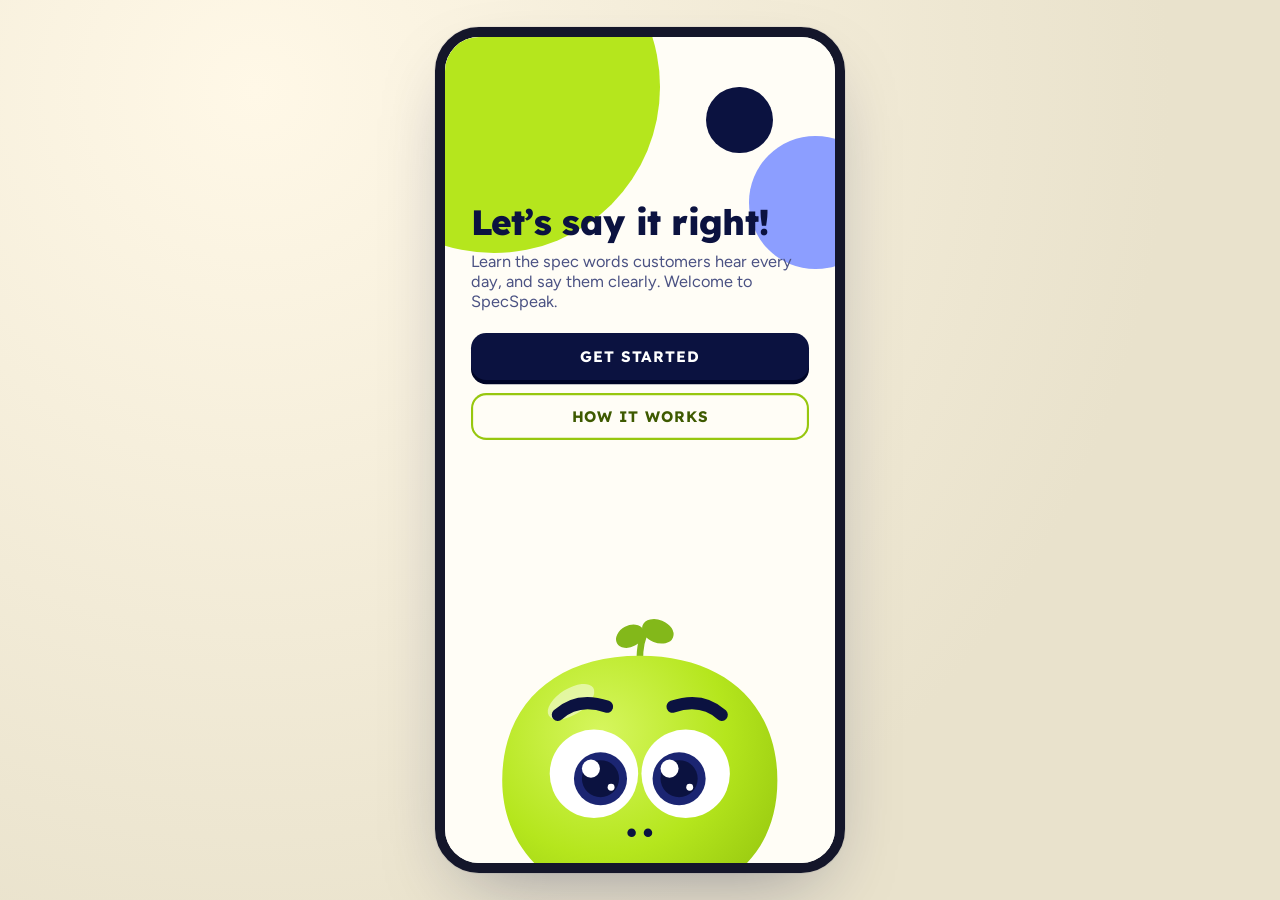
<file: index.html>
<!doctype html>
<html lang="en">
<head>
<meta charset="utf-8">
<meta name="viewport" content="width=device-width,initial-scale=1,viewport-fit=cover">
<title>SpecSpeak</title>
<meta name="description" content="SpecSpeak: learn to say every Acer spec word right. A prototype training game for Acer APCs.">
<meta name="theme-color" content="#FFF8E7">
<meta name="color-scheme" content="only light">
<meta name="apple-mobile-web-app-capable" content="yes">
<meta name="mobile-web-app-capable" content="yes">
<meta name="apple-mobile-web-app-title" content="SpecSpeak">
<meta name="apple-mobile-web-app-status-bar-style" content="default">
<link rel="manifest" href="manifest.webmanifest">
<link rel="icon" type="image/png" sizes="192x192" href="icons/icon-192.png">
<link rel="apple-touch-icon" href="icons/apple-touch-icon.png">
<link rel="preconnect" href="https://fonts.googleapis.com">
<link rel="preconnect" href="https://fonts.gstatic.com" crossorigin>
<link rel="stylesheet" href="https://fonts.googleapis.com/css2?family=Lexend:wght@400;500;600;700;800&family=Figtree:wght@400;500;600;700&family=Hind:wght@500;600&display=swap">
<link rel="stylesheet" href="styles.css">
<link rel="stylesheet" href="arcade/arcade.css">
</head>
<body>
<div id="app" class="app"></div>
<div id="toast" class="toast" role="status" aria-live="polite"></div>
<noscript><p style="padding:24px;font-family:sans-serif">SpecSpeak needs JavaScript turned on.</p></noscript>
<script src="chars.js"></script>
<script src="data.js"></script>
<script src="lms.js"></script>
<script src="speech.js"></script>
<script src="arcade/kit.js"></script>
<script src="arcade/content.js"></script>
<script src="arcade/engine.js"></script>
<script src="arcade/games/g18_superlau.js"></script>
<script src="arcade/games/g19_blockbump.js"></script>
<script src="arcade/games/g20_lagking.js"></script>
<script src="arcade/games/g21_specstack.js"></script>
<script src="arcade/games/g22_laujump.js"></script>
<script src="arcade/games/g23_echoinvaders.js"></script>
<script src="app.js"></script>
</body>
</html>
</file>
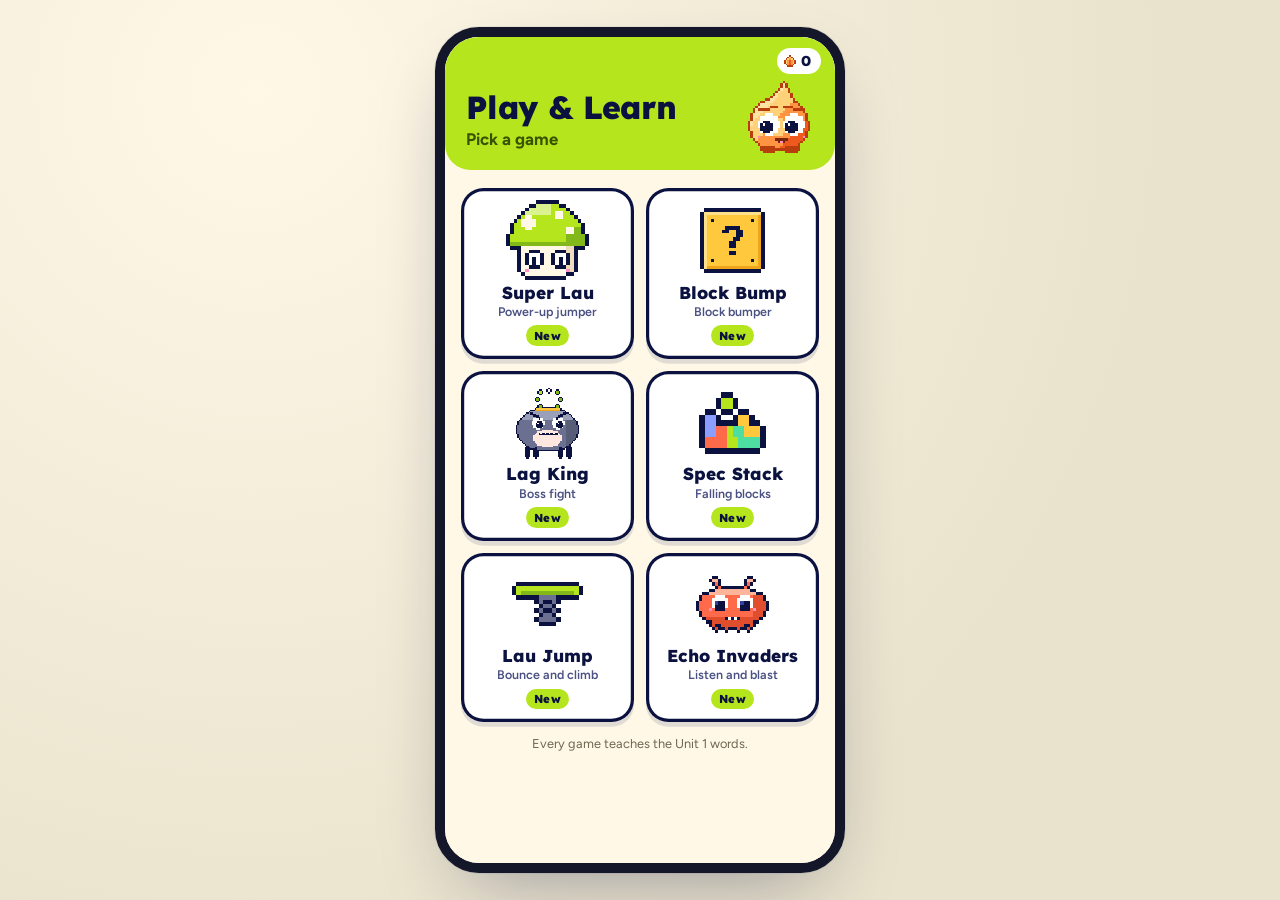
<file: play.html>
<!doctype html>
<html lang="en">
<head>
<meta charset="utf-8">
<meta name="viewport" content="width=device-width,initial-scale=1,viewport-fit=cover">
<title>SpecSpeak Play &amp; Learn</title>
<meta name="description" content="SpecSpeak Play &amp; Learn: six short pixel games that teach the Unit 1 spec words. A prototype for Acer APCs.">
<meta name="theme-color" content="#FFF8E7">
<meta name="color-scheme" content="only light">
<meta name="apple-mobile-web-app-capable" content="yes">
<meta name="mobile-web-app-capable" content="yes">
<meta name="apple-mobile-web-app-title" content="SpecSpeak Play">
<meta name="apple-mobile-web-app-status-bar-style" content="default">
<link rel="icon" type="image/png" sizes="192x192" href="icons/icon-192.png">
<link rel="apple-touch-icon" href="icons/apple-touch-icon.png">
<link rel="preconnect" href="https://fonts.googleapis.com">
<link rel="preconnect" href="https://fonts.gstatic.com" crossorigin>
<link rel="stylesheet" href="https://fonts.googleapis.com/css2?family=Lexend:wght@400;500;600;700;800&family=Figtree:wght@400;500;600;700&family=Hind:wght@500;600&display=swap">
<link rel="stylesheet" href="styles.css">
<link rel="stylesheet" href="arcade/arcade.css">
<!-- play.html: the games list is the first screen, so it has no Back button -->
<style>.ss-play .arc-hub [data-arc-back]{visibility:hidden}</style>
</head>
<body>
<div id="app" class="app"></div>
<div id="toast" class="toast" role="status" aria-live="polite"></div>
<noscript><p style="padding:24px;font-family:sans-serif">SpecSpeak needs JavaScript turned on.</p></noscript>
<script src="chars.js"></script>
<script src="data.js"></script>
<script src="lms.js"></script>
<script src="speech.js?v=play3"></script>
<script src="arcade/kit.js"></script>
<script src="arcade/content.js"></script>
<script src="arcade/engine.js?v=play3"></script>
<script src="arcade/games/g18_superlau.js"></script>
<script src="arcade/games/g19_blockbump.js"></script>
<script src="arcade/games/g20_lagking.js?v=play3"></script>
<script src="arcade/games/g21_specstack.js"></script>
<script src="arcade/games/g22_laujump.js"></script>
<script src="arcade/games/g23_echoinvaders.js"></script>
<script>window.SS_PLAY = true;   /* Play & Learn only: see the top of app.js */</script>
<!-- ?v=… makes phones fetch the app.js that knows SS_PLAY, never an older copy kept in the browser cache -->
<script src="app.js?v=play3"></script>
</body>
</html>
</file>
<file: styles.css>
/* SpecSpeak prototype — the game UI from the pitch, as a full-screen phone app.
   Palette and type follow the five Pinterest references (Plopp lime/cream/navy, DOJU soft 3D, streak peach). */
:root{
  --cream:#FFF8E7; --paper:#FFFDF6; --white:#FFFFFF; --ink:#0B1240; --ink2:#4B5283; --mute:#6E6750;
  --line:#ECE5D3; --line2:#DCD3BC; --track:#EEE8D6;
  --lime:#B5E61D; --lime-dk:#83B81A; --lime-sh:#97C70F; --lime-soft:#F1FBD3; --lime-ink:#3E5A00;
  --peri:#8C9EFF; --peri-sh:#6E81EE; --peri-soft:#E9EDFF; --peri-ink:#3446C9;
  --mint:#4EDEA2; --mint-sh:#2FC184; --coral:#FF6B4A; --coral-sh:#D9452A; --coral-soft:#FFE7DF; --coral-ink:#B3341A;
  --gold:#FFC83D; --gold-sh:#E0A51C; --gold-soft:#FFF0C7; --gold-ink:#7A5200; --lilac:#D4C8F7; --pink:#FF8FC7;
  --forest:#06210A;
  --display:"Lexend","Avenir Next",system-ui,sans-serif;
  --body:"Figtree",system-ui,-apple-system,"Segoe UI",sans-serif;
  --hindi:"Hind","Kohinoor Devanagari","Noto Sans Devanagari",sans-serif;
  --safe-t:env(safe-area-inset-top,0px); --safe-b:env(safe-area-inset-bottom,0px);
  color-scheme:only light;
}
*,*::before,*::after{box-sizing:border-box}
html,body{height:100%}
html{-webkit-text-size-adjust:100%;overflow:hidden;overscroll-behavior:none}
body{margin:0;background:#E9E2CC;color:var(--ink);font-family:var(--display);-webkit-font-smoothing:antialiased;
  -webkit-tap-highlight-color:transparent;overscroll-behavior:none}
button{font:inherit;color:inherit;border:0;background:none;padding:0;cursor:pointer;touch-action:manipulation;-webkit-user-select:none;user-select:none}
button:focus-visible,input:focus-visible,[tabindex]:focus-visible{outline:3px solid var(--ink);outline-offset:2px;box-shadow:0 0 0 5px #fff}
[tabindex="-1"]:focus{outline:none;box-shadow:none}
input{font:inherit}
[hidden]{display:none!important}
p,h1,h2,h3,h4{margin:0}
.ic{width:1em;height:1em;fill:currentColor;flex:none;display:block}
.hi{font-family:var(--hindi);font-style:normal;font-weight:600}

/* app frame: full screen on phones, a phone-sized column on laptops */
.app{position:relative;height:100%;height:100dvh;max-width:480px;margin:0 auto;background:var(--paper);overflow:hidden;
  font-size:clamp(15px,4.2vw,17.5px);box-shadow:0 0 0 1px rgba(11,18,64,.06),0 30px 80px -30px rgba(11,18,64,.4)}
@media (min-width:700px) and (min-height:760px){
  body{display:grid;place-items:center;background:radial-gradient(circle at 20% 10%,#FFF8E7,#E9E2CC 70%)}
  .app{height:min(880px,94dvh);width:410px;border-radius:44px;border:10px solid #14162A;font-size:16px}
}
.screen{position:absolute;inset:0;display:flex;flex-direction:column;background:var(--paper);animation:in .28s ease both}
.screen.back{animation:inb .28s ease both}
@keyframes in{from{transform:translateX(18px);opacity:0}to{transform:none;opacity:1}}
@keyframes inb{from{transform:translateX(-18px);opacity:0}to{transform:none;opacity:1}}
@media (prefers-reduced-motion:reduce){.screen,.screen.back{animation:none}}
.scroll{flex:1;min-height:0;overflow-y:auto;-webkit-overflow-scrolling:touch;overscroll-behavior:contain}
.top-pad{padding-top:calc(var(--safe-t) + 12px)}
.bottom-pad{padding-bottom:calc(var(--safe-b) + 14px)}

/* buttons (Duolingo-style 3D edge) */
.btn{display:flex;align-items:center;justify-content:center;gap:.45em;width:100%;min-height:3.1em;padding:.7em 1em;border-radius:1em;
  font-weight:700;font-size:.95em;letter-spacing:.06em;text-transform:uppercase;color:var(--ink);background:var(--lime);
  box-shadow:0 .28em 0 var(--lime-dk);transition:transform .08s,box-shadow .08s}
.btn:active{transform:translateY(.2em);box-shadow:0 .08em 0 var(--lime-dk)}
.btn.navy{background:var(--ink);color:#fff;box-shadow:0 .28em 0 #000526}
.btn.navy:active{box-shadow:0 .08em 0 #000526}
.btn.coral{background:var(--coral);box-shadow:0 .28em 0 var(--coral-sh)}
.btn.ghost{background:#fff;box-shadow:inset 0 0 0 .14em var(--line),0 .28em 0 var(--line)}
.btn.outline{background:transparent;color:var(--lime-ink);box-shadow:inset 0 0 0 .14em var(--lime-sh)}
.btn[disabled]{background:var(--track);color:#B3AB94;box-shadow:0 .28em 0 var(--line2);cursor:default}
.btn.sm{min-height:2.6em;font-size:.82em;width:auto;padding-inline:1.1em}
.iconbtn{display:grid;place-items:center;width:44px;height:44px;border-radius:50%;color:#6E6750;flex:none}
.iconbtn .ic{width:1.25em;height:1.25em}

/* lesson chrome */
.ltop{display:flex;align-items:center;gap:.5em;padding:calc(var(--safe-t) + 10px) .8em .4em}
.bar{flex:1;height:.95em;border-radius:1em;background:var(--track);overflow:hidden}
.bar i{display:block;height:100%;width:0;border-radius:1em;background:var(--lime);box-shadow:inset 0 .25em 0 rgba(255,255,255,.5);transition:width .35s ease}
.bar.gold i{background:var(--gold)}
.ltop .xp{display:flex;align-items:center;gap:.2em;font-weight:700;font-size:.85em;color:var(--gold-sh);min-width:2.8em;justify-content:flex-end}
.gb{flex:1;min-height:0;overflow-y:auto;overscroll-behavior:contain;display:flex;flex-direction:column;gap:.85em;padding:.6em 1.15em 1em}
.tag{align-self:flex-start;font-size:.66em;font-weight:700;letter-spacing:.09em;text-transform:uppercase;padding:.45em .8em;border-radius:.7em;background:var(--gold-soft);color:var(--gold-ink)}
.tag.blue{background:var(--peri-soft);color:var(--peri-ink)}
.q{font-weight:700;font-size:1.25em;line-height:1.2}
.q.sm{font-size:1.05em}
.gf{padding:.8em 1.15em calc(var(--safe-b) + 1.2em)}
.opt{display:block;width:100%;text-align:left;border:.14em solid var(--line);border-bottom-width:.32em;border-radius:.9em;padding:.8em .85em;
  font-weight:600;font-size:1em;background:#fff;line-height:1.2;transition:transform .08s}
.opt:active{transform:translateY(.12em)}
.opt.center{text-align:center}
.opt.sel{border-color:var(--peri);background:var(--peri-soft)}
.opt.ok{border-color:var(--lime-sh);background:var(--lime-soft);color:var(--lime-ink)}
.opt.bad{border-color:var(--coral);background:var(--coral-soft);color:var(--coral-ink);animation:shake .35s}
.opt.gone{color:#D3CBB6;border-color:#F0EBDD;background:#FBF8EF;pointer-events:none}
@keyframes shake{20%,60%{transform:translateX(-.25em)}40%,80%{transform:translateX(.25em)}}
.g2{display:grid;grid-template-columns:1fr 1fr;gap:.6em}
.g1{display:grid;gap:.55em}
.spk{display:grid;place-items:center;width:2.6em;height:2.6em;min-width:44px;min-height:44px;border-radius:.75em;background:var(--peri);color:var(--ink);box-shadow:0 .24em 0 var(--peri-sh);flex:none}
.spk[disabled],.slow[disabled]{opacity:.45}
.spk:active{transform:translateY(.15em);box-shadow:0 .08em 0 var(--peri-sh)}
.spk .ic{width:58%;height:58%}
.spk.lg{width:3.6em;height:3.6em;border-radius:1em}
.slow{display:grid;place-items:center;min-width:44px;min-height:44px;padding:0 .6em;border-radius:.7em;background:#fff;font-weight:700;font-size:.85em;box-shadow:inset 0 0 0 .14em var(--line),0 .22em 0 var(--line)}
.say{display:flex;align-items:flex-end;gap:.4em}
.say > svg{width:5.4em;height:5.4em;flex:none}
.bubble{position:relative;flex:1;min-width:0;border:.14em solid var(--line);border-radius:1em;padding:.7em .8em;background:#fff;font-weight:500;font-size:.98em;line-height:1.45}
.bubble::before{content:"";position:absolute;left:-.5em;bottom:1em;width:.85em;height:.85em;background:#fff;border-left:.14em solid var(--line);border-bottom:.14em solid var(--line);transform:rotate(45deg)}
.bubble.fit{flex:0 0 auto;display:flex;align-items:center;gap:.55em;margin-bottom:.6em}

/* feedback sheet */
.sheet{display:grid;grid-template-columns:3.4em 1fr;column-gap:.7em;align-items:center;padding:1em 1.15em calc(var(--safe-b) + 1.2em);background:var(--lime-soft);color:var(--lime-ink);animation:up .22s ease both}
.sheet.bad{background:var(--coral-soft);color:var(--coral-ink)}
.sheet.info{background:var(--peri-soft);color:var(--peri-ink)}
@keyframes up{from{transform:translateY(30%);opacity:0}to{transform:none;opacity:1}}
.sheet > svg{width:3.4em;height:3.4em}
.sheet .t{font-weight:800;font-size:1.15em}
.sheet .d{font-size:.88em;font-weight:500;line-height:1.35;color:var(--ink);margin-top:.15em}
.sheet .row{grid-column:1/-1;margin-top:.85em;display:flex;gap:.6em}
.sheet .row .btn.ghost{flex:0 0 auto;width:auto;padding-inline:1em}

/* meet */
.art{display:grid;place-items:center;padding:.2em 0}
.art svg{width:min(58%,190px);height:auto;animation:bob 3s ease-in-out infinite}
@keyframes bob{50%{transform:translateY(-4px)}}
.word{font-size:2.5em;font-weight:800;line-height:1;letter-spacing:-.015em;overflow-wrap:anywhere}
.opt{overflow-wrap:anywhere}
.sayrow{display:flex;align-items:center;gap:.6em;flex-wrap:wrap}
.resp{font-weight:700;font-size:1.05em}
.resp .hi{margin-left:.45em;color:var(--mute);font-size:.95em}
.mean{font-size:1em;color:#5B6190;line-height:1.4;font-family:var(--body)}
.tipline{font-size:.86em;color:var(--coral-ink);background:var(--coral-soft);border-radius:.7em;padding:.5em .7em;font-family:var(--body);font-weight:600}
.try{align-self:flex-start;display:flex;align-items:center;gap:.4em;font-size:.8em;font-weight:700;color:var(--peri-ink);letter-spacing:.05em;text-transform:uppercase;padding:.9em 0;min-height:44px}
.try .ic{width:1.1em;height:1.1em}
.trynote{font-size:.86em;font-weight:600;color:var(--ink2)}

/* match */
.pairs .opt{text-align:center;font-size:.92em;min-height:3.2em;display:grid;place-items:center;padding:.5em}
.hint{text-align:center;font-size:.85em;color:var(--mute);font-weight:600;margin-top:auto}

/* spec card */
.pcard{border:.14em solid var(--line);border-radius:1em;overflow:hidden;background:#fff}
.pcard .hd{background:var(--ink);color:#fff;padding:.75em .95em}
.pcard .hd b{display:block;font-size:1.1em;font-weight:800}
.pcard .hd small{color:var(--lime);font-weight:500;font-size:.78em}
.pcard button{display:flex;width:100%;justify-content:space-between;gap:.8em;padding:.75em .95em;border-top:.1em solid #F0EBDD;text-align:left;font-size:.92em}
.pcard button span{color:var(--mute);font-weight:500}
.pcard button b{font-weight:700;text-align:right}
.pcard button.sel{background:var(--peri-soft);box-shadow:inset 0 0 0 .16em var(--peri)}
.pcard button.ok{background:var(--lime-soft);box-shadow:inset 0 0 0 .16em var(--lime-sh)}
.pcard button.bad{background:var(--coral-soft);box-shadow:inset 0 0 0 .16em var(--coral)}

/* fill */
.blank{display:inline-block;min-width:4.5em;border-bottom:.16em solid var(--ink2);text-align:center;margin:0 .15em;vertical-align:baseline}
.cw{display:inline-block;border:.14em solid var(--line);border-bottom-width:.3em;border-radius:.65em;padding:.55em .8em;font-weight:600;background:#fff;font-size:.98em}
.cw.in{border-color:var(--peri);background:var(--peri-soft)}
.cw.used{background:var(--track);color:transparent;border-color:var(--track);pointer-events:none}
.bank{display:flex;flex-wrap:wrap;gap:.55em;justify-content:center;margin-top:.4em}

/* customer */
.cust{display:flex;align-items:flex-end;gap:.5em}
.cust > svg{width:4em;height:4em;border-radius:50%;background:var(--peri-soft);flex:none}

/* say it */
.wcard{display:flex;align-items:center;gap:.7em;border:.14em solid var(--line);border-bottom-width:.32em;border-radius:1em;padding:.8em .85em;background:#fff}
.wcard>div{flex:1;min-width:0}
.wcard b{display:block;font-size:min(1.8em,8.5vw);font-weight:800;line-height:1;overflow-wrap:anywhere}
.wcard small{font-size:.85em;color:var(--mute);font-weight:600}
.syll{display:flex;gap:.35em;flex-wrap:wrap;justify-content:center}
.syll span{padding:.35em .7em;border-radius:.6em;background:var(--lilac);font-weight:700;font-size:.95em}
.syll span.st{background:var(--ink);color:#fff}
.micarea{flex:1;display:flex;flex-direction:column;align-items:center;justify-content:center;gap:.7em;min-height:9em}
.microw{display:flex;align-items:center;gap:.8em}
.microw svg.bl{width:5em;height:5em}
.mic{position:relative;display:grid;place-items:center;width:5em;height:5em;border-radius:50%;background:var(--lime);color:var(--ink);box-shadow:0 .32em 0 var(--lime-dk)}
.mic .ic{width:2em;height:2em}
.mic:active{transform:translateY(.2em);box-shadow:0 .1em 0 var(--lime-dk)}
.mic.live{background:var(--coral);box-shadow:0 .32em 0 var(--coral-sh)}
.mic.live::after{content:"";position:absolute;inset:-.5em;border-radius:50%;border:.22em solid rgba(255,107,74,.45);animation:ring 1.2s ease-out infinite}
@keyframes ring{0%{transform:scale(.92);opacity:1}100%{transform:scale(1.3);opacity:0}}
.micnote{font-size:.9em;font-weight:600;color:var(--ink2);text-align:center;min-height:1.3em}
.tries{display:flex;justify-content:center;gap:.35em;align-items:center;font-size:.8em;font-weight:600;color:var(--mute)}
.tries i{width:.8em;height:.8em;border-radius:50%;background:var(--track)}
.tries i.used{background:var(--coral)}
.trainer{display:grid;gap:.6em;width:100%;padding:.9em;border-radius:1em;background:var(--gold-soft)}
.trainer p{font-size:.85em;color:var(--gold-ink);font-family:var(--body);font-weight:600;line-height:1.35}
.trainer .g2 .btn{font-size:.8em}

/* map / home */
.status{display:flex;align-items:center;justify-content:space-between;padding:calc(var(--safe-t) + 10px) 1em .3em;font-weight:700}
.course{display:flex;align-items:center;gap:.4em;font-size:.95em}
.course svg{width:2em;height:2em}
.counts{display:flex;gap:.4em}
.counts button{display:flex;align-items:center;gap:.2em;padding:.35em .55em;border-radius:.8em;font-weight:700}
.counts button:active{background:var(--track)}
.counts svg{width:1.45em;height:1.45em}
.c-xp .ic{color:var(--gold-sh)}
.unit{margin:.55em .9em .3em;padding:.85em 1em;border-radius:1em;background:var(--lime);color:var(--ink);box-shadow:0 .28em 0 var(--lime-dk);display:flex;justify-content:space-between;align-items:center;gap:.6em}
.unit .ut{display:block}
h1.unit{font-size:1em}
.unit small{display:block;font-size:.66em;font-weight:700;letter-spacing:.09em;text-transform:uppercase;opacity:.75}
.unit b{display:block;font-weight:800;font-size:1.15em}
.unit .pct{font-size:.8em;font-weight:700;background:rgba(255,255,255,.55);border-radius:.7em;padding:.35em .6em}
.unit.locked{background:#EFEADB;color:#A49C85;box-shadow:0 .28em 0 var(--line2);margin-top:1.4em}
.unit.locked.peri{background:var(--peri-soft)} .unit.locked.gold{background:var(--gold-soft)} .unit.locked.mint{background:#E2F8EE}
.trail{position:relative;display:flex;flex-direction:column;align-items:center;gap:1.15em;padding:1.6em 0 1em}
.node{position:relative;flex:none;width:4.1em;height:3.65em;border-radius:50%;display:grid;place-items:center;color:var(--ink);background:var(--lime);box-shadow:0 .36em 0 var(--lime-dk);transform:translateX(var(--x,0))}
.node:active{transform:translateX(var(--x,0)) translateY(.2em);box-shadow:0 .14em 0 var(--lime-dk)}
.node .ic{width:1.6em;height:1.6em}
.node.lock{background:var(--track);color:#C2BAA3;box-shadow:0 .36em 0 var(--line2)}
.node.gate{background:var(--gold-soft);color:#C58A00;box-shadow:0 .36em 0 #EBCB78}
.node.gate.open{background:var(--gold);color:var(--ink);box-shadow:0 .36em 0 var(--gold-sh)}
.node.cur{margin-top:1.6em;box-shadow:0 .36em 0 var(--lime-dk),0 0 0 .4em var(--paper),0 0 0 .7em #DDF29E}
.node.gate.open.cur{box-shadow:0 .36em 0 var(--gold-sh),0 0 0 .4em var(--paper),0 0 0 .7em #FBE3A0}
.node.done-badge{background:var(--gold);box-shadow:0 .36em 0 var(--gold-sh)}
.lbl{position:absolute;top:50%;left:calc(100% + .7em);transform:translateY(-55%);white-space:nowrap;font-size:.74em;font-weight:500;color:var(--mute);line-height:1.2;text-align:left}
.lbl b{display:block;color:var(--ink);font-weight:700;font-size:1.1em}
.lbl.l{left:auto;right:calc(100% + .7em);text-align:right}
.tip{position:absolute;bottom:calc(100% + .8em);left:50%;transform:translateX(-50%);background:#fff;color:var(--lime-ink);border:.14em solid var(--line);border-radius:.6em;padding:.3em .65em;font-size:.72em;font-weight:800;letter-spacing:.07em;white-space:nowrap;animation:tipbob 1.8s ease-in-out infinite}
.tip::after{content:"";position:absolute;top:100%;left:50%;width:.6em;height:.6em;background:#fff;border-right:.14em solid var(--line);border-bottom:.14em solid var(--line);transform:translate(-50%,-45%) rotate(45deg)}
@keyframes tipbob{50%{transform:translate(-50%,-.3em)}}
.trail .buddy{position:absolute;right:.6em;top:10.5em;width:5.2em;height:5.2em;pointer-events:none}
.trail .buddy2{position:absolute;left:.6em;top:22em;width:4.6em;height:4.6em;pointer-events:none}
.next-units{padding:0 0 1.5em}
.tabs{display:flex;justify-content:space-around;border-top:.12em solid var(--track);padding:.5em .4em calc(var(--safe-b) + .55em);background:var(--paper)}
.tab{position:relative;display:grid;place-items:center;gap:.1em;width:4em;min-height:44px;padding:.35em 0;border-radius:.8em;color:#6E6750;font-size:.66em;font-weight:700;letter-spacing:.04em}
.tab .ic{width:2em;height:2em}
.tab.on{color:var(--lime-ink);background:var(--lime-soft);box-shadow:inset 0 0 0 .2em #D5EE8C}
.tab .dot{position:absolute;top:.15em;right:.9em;min-width:1.7em;height:1.7em;border-radius:1em;background:var(--coral);color:#fff;font-size:.9em;display:grid;place-items:center;padding:0 .3em}

/* traingram viewer */
.tg{background:linear-gradient(165deg,#0C3412 0%,#06210A 55%,#051A08 100%);color:#fff}
.tg .glow{position:absolute;right:-35%;bottom:-15%;width:110%;aspect-ratio:1;border-radius:50%;background:radial-gradient(circle,rgba(78,222,162,.35),rgba(181,230,29,.1) 45%,transparent 68%);pointer-events:none}
.segs{position:relative;display:flex;gap:.25em;padding:calc(var(--safe-t) + 12px) .9em .5em}
.segs i{flex:1;height:.22em;border-radius:1em;background:rgba(255,255,255,.28);overflow:hidden}
.segs i.f{background:#fff}
.segs i b{display:block;height:100%;width:0;background:#fff}
.tg .meta{position:relative;display:flex;justify-content:space-between;align-items:center;padding:0 .4em 0 1em;font-size:.8em;font-weight:600}
.tg .meta .iconbtn{color:rgba(255,255,255,.75)}
.tcard{position:relative;flex:1;min-height:0;overflow-y:auto;overscroll-behavior:contain;display:flex;flex-direction:column;justify-content:flex-start;gap:.6em;padding:.4em 1.4em;cursor:pointer}
.tcard>:first-child{margin-top:auto}.tcard>:last-child{margin-bottom:auto}
.tcard .big.rt{font-size:2.3em}
.tcard .ticon{width:3.4em;height:3.4em;color:var(--lime);opacity:.95}
.tcard .eb{font-size:.78em;font-weight:700;letter-spacing:.14em;color:var(--lime)}
.tcard .big{font-size:3.2em;font-weight:800;line-height:.95;letter-spacing:-.03em;color:var(--lime);word-break:break-word}
.tcard .tchip{align-self:flex-start;padding:.35em .8em;border-radius:.7em;background:rgba(255,255,255,.14);font-weight:700;font-size:.92em}
.tcard .chips{display:flex;gap:.5em;flex-wrap:wrap}
.tcard .line{font-size:1.25em;font-weight:600;line-height:1.38}
.tcard mark{color:inherit;background:linear-gradient(transparent 58%,rgba(255,200,61,.85) 58%)}
.recap{display:grid;gap:.5em}
.recap div{display:flex;justify-content:space-between;gap:1em;padding:.6em .8em;border-radius:.75em;background:rgba(255,255,255,.08);font-size:1em}
.recap b{color:var(--lime)}
.tgfoot{position:relative;flex:none;display:flex;justify-content:center;gap:.6em;padding:.6em 1em calc(var(--safe-b) + 1.2em);min-height:4.4em;align-items:center}
.tgfoot .btn{flex:1}
.tgfoot .tgback{flex:0 0 3.6em;background:rgba(255,255,255,.14);color:#fff;box-shadow:inset 0 0 0 .14em rgba(255,255,255,.25)}
.tgfoot .tgback .ic{width:1.3em;height:1.3em}
.tgfoot .tgback[disabled]{opacity:.35;background:rgba(255,255,255,.08)}
@media (max-height:620px){.tcard .ticon{display:none}.recap{gap:.3em}.recap div{padding:.35em .7em}.tcard .big.rt{font-size:1.8em}.tcard .big{font-size:2.6em}.tcard .line{font-size:1.1em}}
.wait{display:flex;align-items:center;gap:.4em;font-size:.82em;font-weight:600;padding:.55em 1em;border-radius:1em;background:rgba(255,255,255,.12)}
.tapzone{position:absolute;top:22%;bottom:16%;z-index:2}
.tapzone.l{left:0;width:30%}.tapzone.r{right:0;width:70%}

/* video */
.vid{background:#000;color:#fff}
.vtop{display:flex;justify-content:space-between;align-items:center;padding:calc(var(--safe-t) + 8px) .4em .3em 1em;font-size:.82em;font-weight:600}
.vtop .iconbtn{color:rgba(255,255,255,.75)}
.vwrap{position:relative;flex:1;min-height:0;display:grid;place-items:center;background:#000}
.vwrap video{position:absolute;inset:0;width:100%;height:100%;object-fit:contain;background:#000}
.vtop .vt{font-size:inherit;font-weight:600}
.qfoot{display:grid}
.vplay{position:absolute;inset:0;display:grid;place-items:center}
.vplay span{display:grid;place-items:center;width:4.6em;height:4.6em;border-radius:50%;background:rgba(181,230,29,.95);color:var(--ink);box-shadow:0 .3em 0 var(--lime-dk)}
.vplay .ic{width:2em;height:2em;margin-left:.2em}
.scrub{display:flex;align-items:center;gap:.6em;padding:.7em 1em .3em;font-size:.78em;font-weight:600;font-variant-numeric:tabular-nums}
.scrub .track{position:relative;flex:1;height:.45em;border-radius:1em;background:rgba(255,255,255,.22)}
.scrub .track .seen{position:absolute;inset:0 auto 0 0;background:rgba(255,255,255,.35);border-radius:1em}
.scrub .track .now{position:absolute;inset:0 auto 0 0;background:var(--lime);border-radius:1em}
.scrub .track .q{position:absolute;top:50%;width:.7em;height:.7em;border-radius:50%;background:var(--gold);transform:translate(-50%,-50%)}
.scrub .lock{width:1.15em;height:1.15em;color:var(--gold)}
.vnote{padding:0 1em calc(var(--safe-b) + .9em);font-size:.74em;color:rgba(255,255,255,.65)}
.pop{position:absolute;left:0;right:0;bottom:0;background:var(--paper);color:var(--ink);border-radius:1.3em 1.3em 0 0;padding:1.1em 1.15em calc(var(--safe-b) + 1.2em);display:grid;gap:.75em;animation:up .25s ease both;z-index:5}

/* reward screens */
.fin{text-align:center;align-items:center;justify-content:flex-start}
.fin>:first-child{margin-top:auto}.fin>:last-child{margin-bottom:auto}
.fin .cheer svg{width:9em;height:9em}
.fin-h{font-size:1.9em;font-weight:800;color:#C07F00;line-height:1.1}
.fin-s{font-size:.95em;color:var(--mute);font-weight:600}
.trio{display:grid;grid-template-columns:repeat(3,1fr);gap:.55em;width:100%}
.stat{border:.16em solid var(--c);border-radius:.85em;overflow:hidden;background:#fff}
.stat .h{display:block;background:var(--c);color:var(--hc,#fff);font-size:.62em;font-weight:700;letter-spacing:.07em;text-transform:uppercase;padding:.45em .1em}
.stat .v{display:flex;align-items:center;justify-content:center;gap:.15em;font-weight:800;font-size:1.25em;padding:.5em .1em}
.stat .v .ic{color:var(--gold-sh)}
.streakline{display:flex;align-items:center;gap:.35em;font-size:1em;font-weight:700}
.streakline svg{width:1.8em;height:1.8em}
.later{display:flex;flex-wrap:wrap;gap:.4em;justify-content:center;align-items:center}
.later small{width:100%;font-size:.7em;font-weight:700;letter-spacing:.08em;text-transform:uppercase;color:var(--mute)}
.later span{font-size:.85em;font-weight:600;border:.14em solid var(--line);border-radius:.65em;padding:.25em .65em;background:#fff}
.confetti{position:absolute;inset:0;pointer-events:none;overflow:hidden}
.confetti i{position:absolute;top:-5%;width:.55em;height:1em;border-radius:.15em;animation:fall linear forwards}
@keyframes fall{to{transform:translateY(110vh) rotate(540deg)}}
.badgebig{position:relative;width:9em;height:9em;border-radius:50%;display:grid;place-items:center;background:var(--gold);box-shadow:0 .5em 0 var(--gold-sh),0 0 0 .7em #FFF0C7}
.badgebig svg{width:6.4em;height:6.4em}

/* onboarding */
.welcome{background:var(--paper);overflow:hidden}
.welcome .blob1{position:absolute;left:-30%;top:-14%;width:85%;aspect-ratio:1;border-radius:50%;background:var(--lime)}
.welcome .blob2{position:absolute;right:16%;top:6%;width:17%;aspect-ratio:1;border-radius:50%;background:var(--ink)}
.welcome .blob3{position:absolute;right:-12%;top:12%;width:34%;aspect-ratio:1;border-radius:50%;background:var(--peri)}
.welcome .wtext{position:relative;margin-top:auto;padding:0 1.6em;display:grid;gap:.6em}
.welcome h1{font-size:2.2em;font-weight:800;line-height:1.05;letter-spacing:-.02em}
.welcome p{color:var(--ink2);font-family:var(--body);font-size:1.02em}
.welcome .wbtns{position:relative;display:grid;gap:.8em;padding:1.4em 1.6em 0}
.welcome .peek{position:relative;margin-top:auto;height:31%;display:flex;justify-content:center;align-items:flex-start;overflow:hidden}
.welcome .peek svg{width:84%;height:auto;margin-top:.2em}
.namescr{background:var(--lime);overflow-y:auto}
.namescr .closex{position:absolute;top:calc(var(--safe-t) + 8px);right:8px;color:var(--ink);z-index:2}
.flabel{font-size:.8em;font-weight:700;color:#3A5200;margin:.2em 0 -.4em .2em}
.namescr .eyes{display:grid;place-items:center;padding-top:calc(var(--safe-t) + 2.2em)}
.namescr .eyes svg{width:62%;max-width:240px;max-height:30vh}
@media (max-height:460px){.namescr .eyes{display:none}}
.namescr h1{text-align:center;font-size:1.9em;font-weight:800;padding:.6em 1em .8em}
.namescr form{display:grid;gap:.75em;padding:0 1.6em}
.field{display:block;width:100%;border:0;border-radius:1em;background:#A6D610;padding:1em 1.1em;font-size:16px;color:var(--ink);font-weight:600}
.field::placeholder{color:#3A5200;opacity:.8}
.namescr .note{text-align:center;font-size:.8em;color:#4F6B00;font-family:var(--body);padding:.6em 1.6em}
.namescr .saved{padding:.9em 1.6em 0;text-align:center}
.namescr .saved p{font-size:.8em;font-weight:700;color:#3A5200;margin:0 0 .55em}
.namescr .schips{display:flex;flex-wrap:wrap;gap:.5em;justify-content:center}
.namescr .schip{border:0;border-radius:999px;background:var(--ink);color:#fff;font:inherit;font-weight:700;font-size:.9em;padding:.55em 1.1em;min-height:2.6em;cursor:pointer}
.namescr .schip:active{transform:translateY(1px)}

/* simple pages: practice, league, profile */
.page-h{padding:calc(var(--safe-t) + 16px) 1.15em .4em}
.page-h h1{font-size:1.7em;font-weight:800;letter-spacing:-.01em}
.page-h p{color:var(--ink2);font-family:var(--body);font-size:.95em;margin-top:.2em}
.list{display:grid;gap:.6em;padding:.6em 1.15em 1.2em}
.wrow{display:flex;align-items:center;gap:.7em;padding:.75em .8em;border-radius:1em;background:#fff;border:.14em solid var(--line)}
.wrow .w{flex:1;min-width:0}
.wrow .w b{display:block;font-size:1.1em;font-weight:800}
.wrow .w small{color:var(--mute);font-weight:600}
.wrow.due{border-color:#FFC9BA;background:#FFF6F3}
.wrow .ok{color:var(--lime-ink)}
.smallbtn{display:grid;place-items:center;width:2.6em;height:2.6em;min-width:44px;min-height:44px;border-radius:.75em;background:var(--lime);box-shadow:0 .22em 0 var(--lime-dk)}
.smallbtn .ic{width:1.3em;height:1.3em}
.section-t{margin:0;font-size:.72em;font-weight:700;letter-spacing:.09em;text-transform:uppercase;color:var(--mute);padding:.8em 1.15em 0}
.empty{display:grid;justify-items:center;gap:.6em;text-align:center;padding:1.2em 1.6em}
.empty svg{width:7em;height:7em}
.empty p{color:var(--ink2);font-family:var(--body)}
.lrow{display:grid;grid-template-columns:2em 1fr auto;gap:.7em;align-items:center;padding:.7em .85em;border-radius:1em;background:#fff;border:.14em solid var(--line)}
.lrow .rk{font-weight:800;color:var(--mute);text-align:center}
.lrow.me{border-color:var(--lime-sh);background:var(--lime-soft)}
.lrow b{display:block;font-weight:700}
.lrow small{color:var(--mute);font-weight:500}
.lrow .x{font-weight:800}
.samplenote{margin:0 1.15em;font-size:.78em;color:var(--gold-ink);background:var(--gold-soft);border-radius:.8em;padding:.6em .8em;font-family:var(--body);font-weight:600}
.prof{display:grid;gap:.7em;padding:.6em 1.15em 1.4em}
.card{background:#fff;border:.14em solid var(--line);border-radius:1.1em;padding:.95em 1em}
.card h2,.card h3{font-size:1em;font-weight:700;margin-bottom:.35em}
ol.list{list-style:none;margin:0}
.card p{font-size:.9em;color:var(--ink2);font-family:var(--body);line-height:1.45}
.kv{display:grid;grid-template-columns:repeat(3,1fr);gap:.5em}
.kv div{background:var(--cream);border-radius:.8em;padding:.6em;text-align:center}
.kv b{display:block;font-size:1.35em;font-weight:800}
.kv small{font-size:.7em;color:var(--ink2);font-weight:600}
.toggle{display:flex;justify-content:space-between;align-items:center;gap:1em;width:100%;text-align:left}
.toggle .sw{flex:none;width:3em;height:1.75em;border-radius:1em;background:var(--track);position:relative;transition:background .2s}
.toggle .sw::after{content:"";position:absolute;top:.2em;left:.2em;width:1.35em;height:1.35em;border-radius:50%;background:#fff;box-shadow:0 1px 3px rgba(0,0,0,.2);transition:left .2s}
.toggle[aria-checked="true"] .sw{background:var(--lime-sh)}
.toggle[aria-checked="true"] .sw::after{left:1.45em}

/* streak screen (reference 5) */
.streak{background:linear-gradient(180deg,#FFA488 0%,#FFC3AE 42%,#FFE9E0 72%,#FFF5F0 100%)}
.sk-top{display:flex;justify-content:space-between;align-items:flex-start;padding:calc(var(--safe-t) + 14px) 1.2em 0}
.sk-top small{font-weight:600;font-size:1em}
.sk-top b{display:block;font-size:3.6em;font-weight:800;line-height:1;letter-spacing:-.02em}
.sk-top .iconbtn{background:rgba(255,255,255,.45);color:#7A2608}
.sk-n{font-size:3.6em;font-weight:800;line-height:1;letter-spacing:-.02em}
.sk-pet{display:grid;justify-items:center}
.sk-pet svg{width:10em;height:10em;transition:transform .4s}
.sk-name{text-align:center;font-weight:700;font-size:1.2em}
.sk-bar{margin:.6em 2.4em 0;height:1.35em;border-radius:1em;background:rgba(255,255,255,.85);position:relative;overflow:hidden}
.sk-bar i{position:absolute;inset:0 auto 0 0;border-radius:1em;background:repeating-linear-gradient(-45deg,#FF6B4A 0 .55em,#FF9C7E .55em 1.1em)}
.sk-bar span{position:absolute;inset:0;display:grid;place-items:center;font-size:.72em;font-weight:800;color:#7A2608}
.sk-note{text-align:center;font-size:.82em;color:#8A5A4C;margin-top:.45em;font-family:var(--body)}
.sk-card{margin:1.2em .9em calc(var(--safe-b) + 1em);background:#fff;border-radius:1.3em;padding:1em 1.1em;display:grid;gap:.75em}
.sk-card h2{font-size:1.1em;font-weight:700}
.task{display:grid;grid-template-columns:2.3em 1fr;gap:.7em;align-items:center}
.task b{display:block;font-size:.95em;font-weight:600;line-height:1.25}
.task small{font-size:.8em;color:#B3341A;font-weight:600}
.badge{width:2.3em;height:2.3em;display:grid;place-items:center;border-radius:.7em;background:#FFE3DA;color:#E0533A;transform:rotate(12deg)}
.badge .ic{width:1.1em;height:1.1em;transform:rotate(-12deg)}
.badge.off{background:#EEF0F4;color:#C3C7D4}

/* confirm overlay + toast */
.overlay{position:absolute;inset:0;z-index:20;background:rgba(11,18,64,.45);display:flex;align-items:flex-end;animation:fade .2s ease both}
@keyframes fade{from{opacity:0}}
.overlay .panel{width:100%;background:var(--paper);border-radius:1.5em 1.5em 0 0;padding:1.3em 1.2em calc(var(--safe-b) + 1.2em);display:grid;gap:.8em;justify-items:center;text-align:center;animation:up .25s ease both}
.overlay .panel svg.p{width:6em;height:6em}
.overlay .panel h2{font-size:1.25em;font-weight:800}
.overlay .panel p{color:var(--ink2);font-family:var(--body);font-size:.95em}
.toast{opacity:0;pointer-events:none;transition:opacity .2s;position:fixed;left:50%;bottom:calc(env(safe-area-inset-bottom,0px) + 96px);transform:translateX(-50%);z-index:50;max-width:min(88vw,380px);background:var(--ink);color:#fff;padding:.75em 1.1em;border-radius:1em;font:600 15px/1.35 var(--display);box-shadow:0 10px 30px -10px rgba(0,0,0,.4);text-align:center}

.toast.show{opacity:1}
@media (prefers-reduced-motion:reduce){.screen,.screen.back,.tip,.art svg,.mic.live::after,.opt.bad,.sheet,.pop,.overlay,.overlay .panel{animation:none}.bar i,.toast{transition:none}}
.course .lmsx{color:var(--ink2)}
</file>
<file: arcade/arcade.css>
/* Play & Learn: home pill, Practice card, hub, sheets, game screen, Say-it checkpoint and end card.
   Uses the app's tokens (styles.css :root). Every class is prefixed arc- so nothing leaks into the lessons. */
.arc-spr{display:block;image-rendering:pixelated;image-rendering:crisp-edges;flex:none}
.arc-live{position:absolute;width:1px;height:1px;overflow:hidden;clip:rect(0 0 0 0);white-space:nowrap}

/* ---------- home pill (small, bottom-right, just above the tabs) ---------- */
.arc-pillwrap{position:relative;height:0;z-index:3}
.arc-haspill .scroll{padding-bottom:3.4em}
.arc-pill{position:absolute;right:.8em;bottom:.7em;display:flex;align-items:center}
.arc-pill-go{display:flex;align-items:center;gap:.4em;padding:.38em .9em .38em .5em;border-radius:2em;background:var(--ink);color:var(--lime);
  font-weight:800;font-size:.8em;letter-spacing:.01em;box-shadow:0 .25em 0 #000526,0 .6em 1.2em -.5em rgba(11,18,64,.45);min-height:40px}
.arc-pill-go:active{transform:translateY(.15em);box-shadow:0 .1em 0 #000526}
.arc-pill-lau{display:block;margin:-.35em 0 -.2em}
.arc-pill-t{white-space:nowrap}
.arc-pill-x{position:absolute;top:-.8em;right:-.45em;width:1.55em;height:1.55em;border-radius:50%;background:#fff;color:var(--ink2);
  display:grid;place-items:center;box-shadow:0 0 0 .12em var(--line2)}
.arc-pill-x::before{content:"";position:absolute;inset:-.55em}          /* bigger tap area than it looks */
.arc-pill-x svg{width:.8em;height:.8em}
.arc-pill.wig{animation:arcwig .9s ease-in-out .9s 1 both}
@keyframes arcwig{0%,100%{transform:none}15%{transform:rotate(-7deg) scale(1.06)}30%{transform:rotate(6deg) scale(1.06)}45%{transform:rotate(-4deg)}60%{transform:rotate(3deg)}75%{transform:rotate(-1deg)}}

/* ---------- Practice tab card ---------- */
.arc-pcard{display:flex;align-items:center;gap:.75em;margin:.5em 1.15em .2em;padding:.7em .9em;width:calc(100% - 2.3em);border-radius:1.1em;
  background:var(--lime);color:var(--ink);box-shadow:0 .28em 0 var(--lime-dk);text-align:left}
.arc-pcard:active{transform:translateY(.15em);box-shadow:0 .12em 0 var(--lime-dk)}
.arc-pcard-art{display:block;margin:-.6em 0 -.3em}
.arc-pcard-t{flex:1;min-width:0}
.arc-pcard-t b{display:block;font-weight:800;font-size:1.1em}
.arc-pcard-t small{display:block;font-weight:600;font-size:.82em;color:var(--lime-ink)}
.arc-chip{display:inline-flex;align-items:center;gap:.3em;padding:.3em .7em .3em .45em;border-radius:1em;background:#fff;color:var(--ink);font-weight:800;font-size:.9em;flex:none}

/* ---------- hub (games menu): looks like the videos' outro ---------- */
.screen.arc-hub{background:var(--cream)}
.arc-hd{position:relative;flex:none;background:var(--lime);padding:calc(var(--safe-t) + 3.4em) 1.3em 1.3em;border-radius:0 0 1.6em 1.6em;overflow:hidden}
.arc-hd h1{font-size:2em;font-weight:800;letter-spacing:-.015em;line-height:1.05}
.arc-hd p{margin-top:.25em;font-family:var(--body);font-weight:700;color:#3A5200;font-size:1.05em}
.arc-hd-lau{position:absolute;right:1.4em;bottom:.9em}
.arc-hd-lau .bob{animation:arcbob 1.6s ease-in-out infinite}
@keyframes arcbob{50%{transform:translateY(-.25em)}}
.arc-back{position:absolute;left:.5em;top:calc(var(--safe-t) + .45em);width:44px;height:44px;border-radius:50%;display:grid;place-items:center;color:var(--ink)}
.arc-back svg{width:1.4em;height:1.4em}
.arc-back:active{background:rgba(255,255,255,.4)}
.arc-hd .arc-chip{position:absolute;right:1em;top:calc(var(--safe-t) + .75em)}
.arc-hub-scroll{padding-bottom:calc(var(--safe-b) + 1em)}
.arc-grid{display:grid;grid-template-columns:1fr 1fr;gap:.75em;padding:1.1em 1em .4em}
.arc-tile{position:relative;display:flex;flex-direction:column;align-items:center;justify-content:flex-end;gap:.15em;min-height:10.6em;padding:.8em .5em .8em;
  border-radius:1.4em;background:#fff;box-shadow:inset 0 0 0 .2em var(--ink),0 .3em 0 rgba(11,18,64,.12);text-align:center}
.arc-tile:active{transform:translateY(.15em)}
.arc-tile-art{flex:1;display:grid;place-items:center;min-height:4.6em}
.arc-tile b{font-size:1.08em;font-weight:800;line-height:1.1}
.arc-tile small{font-family:var(--body);font-size:.78em;font-weight:600;color:var(--ink2)}
.arc-tag{margin-top:.35em;padding:.25em .7em;border-radius:1em;font-size:.72em;font-weight:800;letter-spacing:.02em}
.arc-tag.best{background:var(--ink);color:var(--lime)}
.arc-tag.new{background:var(--lime);color:var(--ink)}
.arc-tag.soon{background:var(--track);color:#8A826B}
.arc-tile.soon{box-shadow:inset 0 0 0 .2em var(--line2),0 .3em 0 rgba(11,18,64,.06)}
.arc-tile.soon .arc-tile-art{opacity:.45;filter:grayscale(.6)}
.arc-tile.soon b{color:#8A826B}
.arc-note{margin:.6em 1.3em 0;font-family:var(--body);font-size:.8em;color:var(--mute);text-align:center}

/* ---------- sheets (intro, pause, say, end) ---------- */
.arc-sheet{position:absolute;inset:0;z-index:12;display:flex;align-items:flex-end;background:rgba(11,18,64,.4);animation:fade .2s ease both;pointer-events:auto}
.arc-sheet.dim{background:rgba(11,18,64,.55)}
.arc-sheet-card{position:relative;width:100%;background:var(--paper);border-radius:1.6em 1.6em 0 0;padding:1.3em 1.2em calc(var(--safe-b) + 1.2em);
  display:grid;gap:.85em;animation:up .25s ease both}
.arc-x{position:absolute;right:.5em;top:.5em;width:44px;height:44px;border-radius:50%;display:grid;place-items:center;color:var(--mute)}
.arc-x svg{width:1.2em;height:1.2em}
.arc-intro-hd{display:flex;align-items:center;gap:1em;padding-right:2.4em}
.arc-intro-art{flex:none;display:grid;place-items:center;width:5.2em;height:5.2em;border-radius:1.2em;background:var(--lime-soft);box-shadow:inset 0 0 0 .16em var(--ink)}
.arc-num{display:inline-block;padding:.15em .55em;border-radius:1em;background:var(--ink);color:var(--lime);font-weight:800;font-size:.75em}
.arc-intro-hd h2{font-size:1.5em;font-weight:800;margin-top:.15em;line-height:1.1}
.arc-intro-hd p{font-family:var(--body);color:var(--ink2);font-weight:600;font-size:.9em}
.arc-rules{list-style:none;margin:0;padding:0;display:grid;gap:.5em}
.arc-rules li{display:flex;align-items:center;gap:.7em;font-weight:700;font-size:.98em;line-height:1.25}
.arc-rules li span{flex:none;width:1.9em;height:1.9em;border-radius:50%;display:grid;place-items:center;background:var(--lime);box-shadow:inset 0 0 0 .14em var(--ink);font-weight:800;font-size:.9em}
.arc-sheet .btn svg{width:1.2em;height:1.2em}
.arc-pausecard{justify-items:stretch;text-align:center}
.arc-pausecard h2{font-size:1.5em;font-weight:800}
.arc-pausecard p{font-family:var(--body);color:var(--ink2)}
.arc-quitbtn{color:var(--coral-ink)}

/* ---------- game screen ---------- */
.screen.arc-play{background:var(--ink);animation:fade .2s ease both}
.arc-stage{position:absolute;inset:0;overflow:hidden;touch-action:none;-webkit-user-select:none;user-select:none}
.arc-cv{position:absolute;left:0;top:0;display:block;touch-action:none}
.arc-hbtn{position:absolute;top:calc(var(--safe-t) + 8px);z-index:4;width:max(36px,9.6%);aspect-ratio:1;border-radius:50%;display:grid;place-items:center;
  background:rgba(255,255,255,.88);color:var(--ink);box-shadow:0 0 0 .12em rgba(11,18,64,.85),0 .18em 0 rgba(11,18,64,.25)}
.arc-hbtn::after{content:'';position:absolute;inset:-6px;border-radius:50%}   /* a 48px+ touch target, same look */
.arc-hbtn svg{width:45%;height:45%}
.arc-hbtn:active{transform:translateY(.1em)}
.arc-quit{left:6px}
.arc-pause{right:6px}
.arc-layer{position:absolute;inset:0;z-index:10;pointer-events:none}
.arc-layer > *{pointer-events:auto}

/* ---------- Say-it checkpoint (the card from the videos) ---------- */
.arc-say{position:relative;width:calc(100% - 1.4em);margin:0 .7em;background:var(--paper);border-radius:1.8em 1.8em 0 0;box-shadow:inset 0 0 0 .22em var(--ink);
  padding:1.1em 1.2em calc(var(--safe-b) + 1em);display:flex;flex-direction:column;align-items:center;gap:.55em;animation:up .3s cubic-bezier(.3,1.4,.6,1) both;max-height:92%;overflow-y:auto}
.arc-say-hd{align-self:stretch;display:flex;align-items:center;gap:.7em}
.arc-say-hd h2{font-size:1.3em;font-weight:800;line-height:1.1}
.arc-say-hd p{font-family:var(--body);font-size:.88em;font-weight:600;color:var(--ink2)}
.arc-say-w{text-align:center;margin-top:.2em}
.arc-say-w b{display:block;font-size:min(3.2em,13vw);font-weight:800;line-height:1.05;letter-spacing:-.01em;overflow-wrap:anywhere}
.arc-say-w small{display:block;margin-top:.2em;font-size:1.15em;font-weight:700;color:var(--ink2)}
.arc-tip{padding:.3em .9em;border-radius:1em;background:var(--lime);font-weight:700;font-size:.85em}
.arc-say-audio{display:flex;gap:.5em}
.arc-abtn{display:inline-flex;align-items:center;gap:.35em;min-height:40px;padding:.4em .95em;border-radius:1em;background:#fff;box-shadow:inset 0 0 0 .14em var(--line),0 .2em 0 var(--line);font-weight:700;font-size:.85em}
.arc-abtn svg{width:1.2em;height:1.2em}
.arc-abtn[disabled]{opacity:.5}
.arc-say-act{align-self:stretch;display:flex;flex-direction:column;align-items:center;gap:.5em;min-height:6.6em;justify-content:center}
.arc-mic{position:relative;width:5.2em;height:5.2em;border-radius:50%;display:grid;place-items:center;background:var(--ink);color:#fff;box-shadow:0 .3em 0 rgba(11,18,64,.3)}
.arc-mic svg{width:2.1em;height:2.1em}
.arc-mic.live{background:var(--coral)}
.arc-mic.live::after{content:"";position:absolute;inset:-.5em;border-radius:50%;border:.25em solid rgba(255,107,74,.5);animation:ring 1s ease-out infinite}
.arc-mic.ok{background:var(--mint-sh)}
.arc-miclbl{font-weight:800;font-size:1.05em;text-align:center}
.arc-miclbl.ok{color:#178A5A}
.arc-say-note{min-height:1.2em;font-family:var(--body);font-weight:600;font-size:.88em;color:var(--ink2);text-align:center;line-height:1.35}
.arc-link{font-family:var(--body);font-weight:700;font-size:.82em;color:var(--peri-ink);text-decoration:underline;text-underline-offset:.2em;min-height:36px;padding:0 .6em}
.arc-trainer{display:grid;gap:.6em;width:100%;padding:.85em;border-radius:1em;background:var(--gold-soft)}
.arc-trainer p{font-size:.85em;color:var(--gold-ink);font-family:var(--body);font-weight:600;line-height:1.35}
.arc-g2{display:grid;grid-template-columns:1fr 1fr;gap:.6em}
.arc-g2 .btn{font-size:.8em}
.arc-taphd{font-weight:700;font-size:.95em}
.arc-tapopts{display:grid;gap:.45em;width:100%}
.arc-topt{min-height:44px;padding:.55em .8em;border-radius:.9em;background:#fff;border:.14em solid var(--line);border-bottom-width:.3em;font-weight:700;font-size:1.05em}
.arc-topt.ok{border-color:var(--lime-sh);background:var(--lime-soft);color:var(--lime-ink)}
.arc-topt.bad{border-color:var(--coral);background:var(--coral-soft);color:var(--coral-ink)}
.arc-say-act > .btn{width:100%}

/* ---------- end card ---------- */
.arc-end{position:relative;width:100%;background:var(--paper);border-radius:1.6em 1.6em 0 0;padding:1.2em 1.2em calc(var(--safe-b) + 1.1em);
  display:flex;flex-direction:column;gap:.75em;animation:up .28s ease both;max-height:94%;overflow-y:auto}
.arc-end > *{flex:none}
/* a long "To remember" list scrolls on its own, so the score and the buttons always stay in view */
.arc-end > .arc-learn{flex:0 1 auto;min-height:6.6em;overflow-y:auto;overscroll-behavior:contain;padding:.1em 0}
.arc-learn.more{-webkit-mask-image:linear-gradient(#000 calc(100% - 2.6em),transparent);mask-image:linear-gradient(#000 calc(100% - 2.6em),transparent)}
.arc-end-hd{display:flex;align-items:center;gap:.8em}
.arc-end-art{flex:none;display:grid;place-items:center;width:3.6em;height:3.6em;border-radius:1em;background:var(--lime-soft);box-shadow:inset 0 0 0 .14em var(--ink)}
.arc-end-hd small{font-size:.75em;font-weight:700;color:var(--mute);letter-spacing:.04em}
.arc-end-hd h2{font-size:1.45em;font-weight:800;line-height:1.1}
.arc-score{display:flex;align-items:baseline;justify-content:center;gap:.4em;flex-wrap:wrap}
.arc-score b{font-size:3em;font-weight:800;line-height:1}
.arc-score span{font-weight:700;color:var(--ink2)}
.arc-newbest{align-self:center;font-style:normal;padding:.25em .7em;border-radius:1em;background:var(--gold);font-weight:800;font-size:.8em;transform:rotate(-4deg)}
.arc-counts{display:flex;justify-content:center;gap:1.2em;font-weight:700}
.arc-counts span{display:inline-flex;align-items:center;gap:.25em}
.arc-counts svg{width:1.1em;height:1.1em}
.arc-counts .ok{color:var(--lime-ink)}
.arc-counts .bad{color:var(--coral-ink)}
.arc-learn{display:grid;gap:.4em}
.arc-learn small{font-size:.7em;font-weight:700;letter-spacing:.09em;text-transform:uppercase;color:var(--mute)}
.arc-lrow{display:flex;align-items:center;gap:.6em;padding:.35em .45em;border-radius:2em;background:#fff;box-shadow:inset 0 0 0 .14em var(--ink)}
.arc-lrow b{flex:none;padding:.25em .8em;border-radius:2em;background:var(--lime);font-weight:800;font-size:.95em}
.arc-lrow span{font-weight:700;font-size:.88em;line-height:1.2}
.arc-perfect{text-align:center;font-family:var(--body);font-weight:600;color:var(--lime-ink)}
.arc-earn{display:flex;justify-content:center;gap:.8em;flex-wrap:wrap}
.arc-earn > span{display:inline-flex;align-items:center;gap:.35em;padding:.35em .85em;border-radius:1em;font-weight:800}
.arc-earn-sp{background:var(--coral-soft);color:var(--coral-ink)}
.arc-earn-xp{background:var(--gold-soft);color:var(--gold-ink)}
.arc-earn-xp svg{width:1.1em;height:1.1em;color:var(--gold-sh)}
.arc-capnote{text-align:center;font-family:var(--body);font-size:.82em;font-weight:600;color:var(--mute)}
.arc-end-btns{display:grid;gap:.65em}

@media (max-height:640px){
  .arc-hd{padding-top:calc(var(--safe-t) + 3em);padding-bottom:1em}
  .arc-tile{min-height:9em}
  .arc-say-w b{font-size:min(2.6em,12vw)}
  .arc-say-act{min-height:5.6em}
  .arc-mic{width:4.4em;height:4.4em}
}
@media (prefers-reduced-motion:reduce){
  .arc-pill.wig,.arc-hd-lau .bob,.arc-sheet,.arc-sheet-card,.arc-say,.arc-end,.arc-mic.live::after,.screen.arc-play{animation:none}
}
</file>
